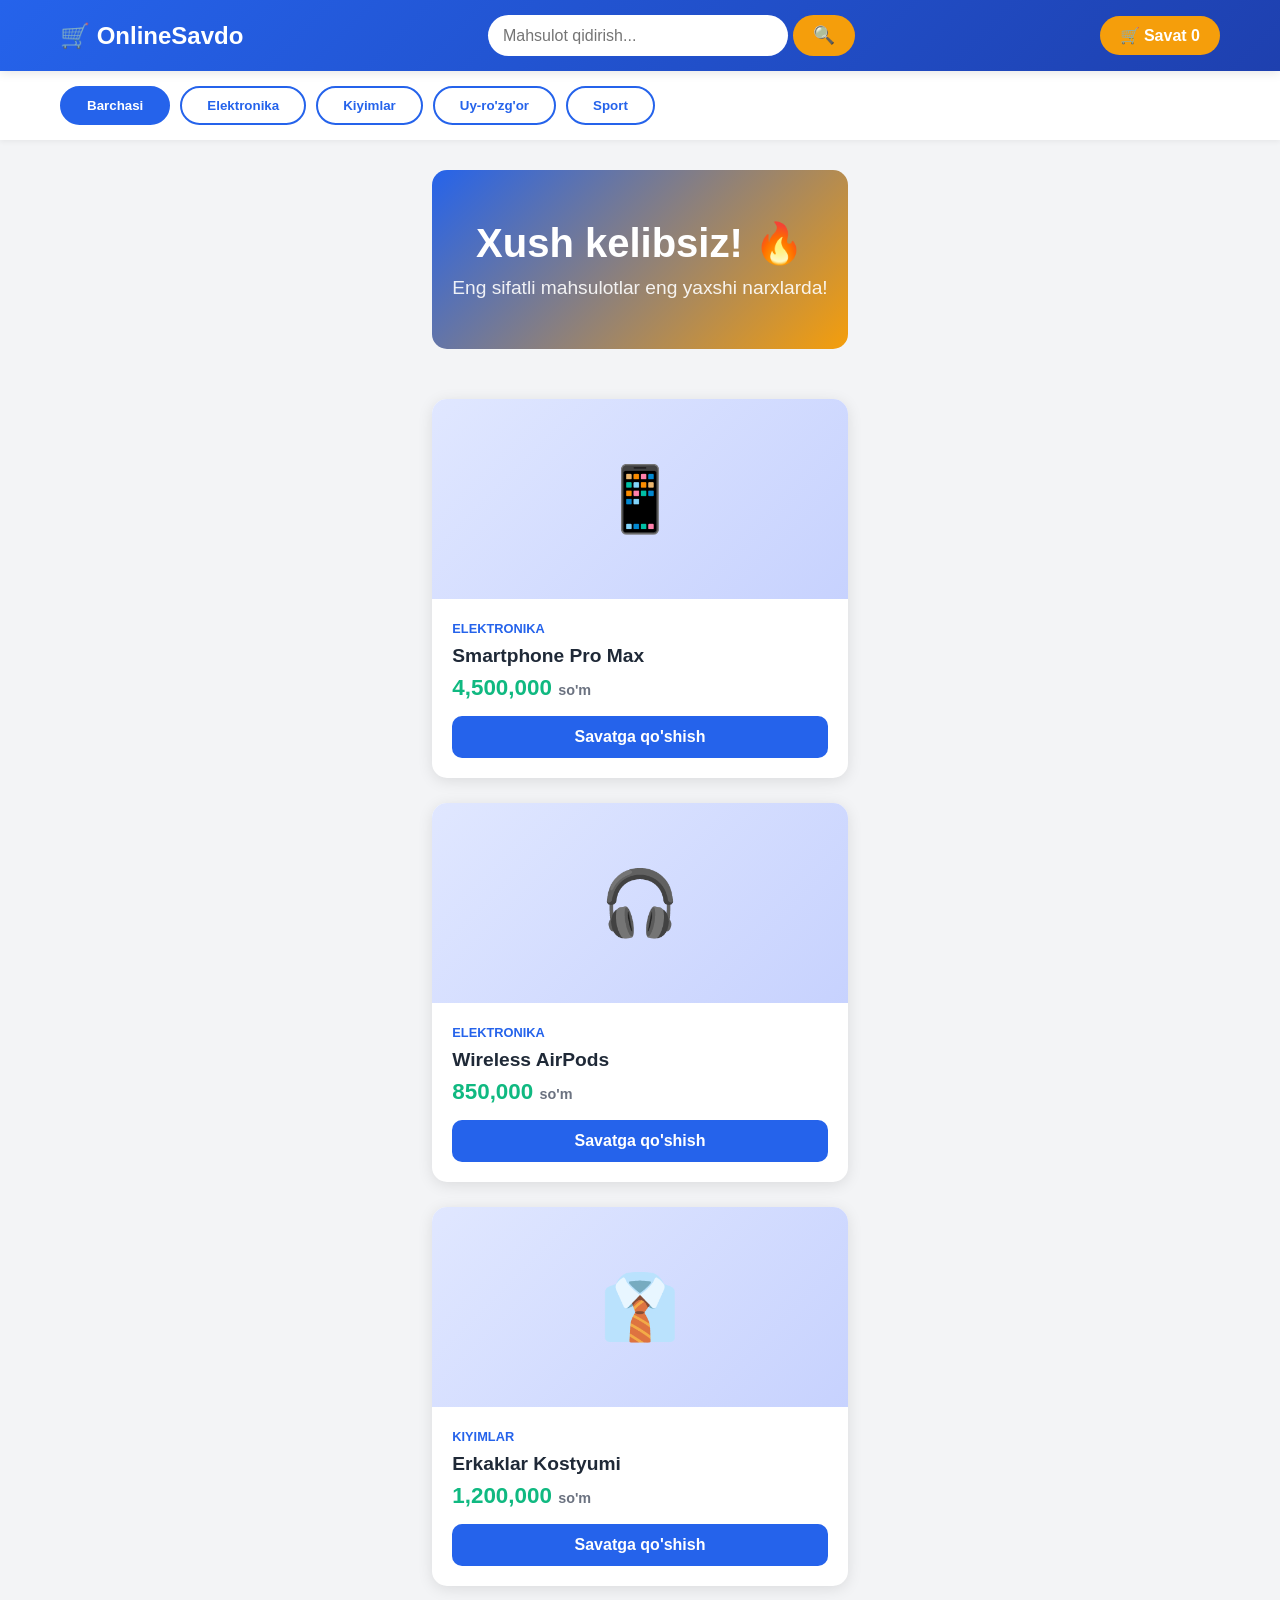
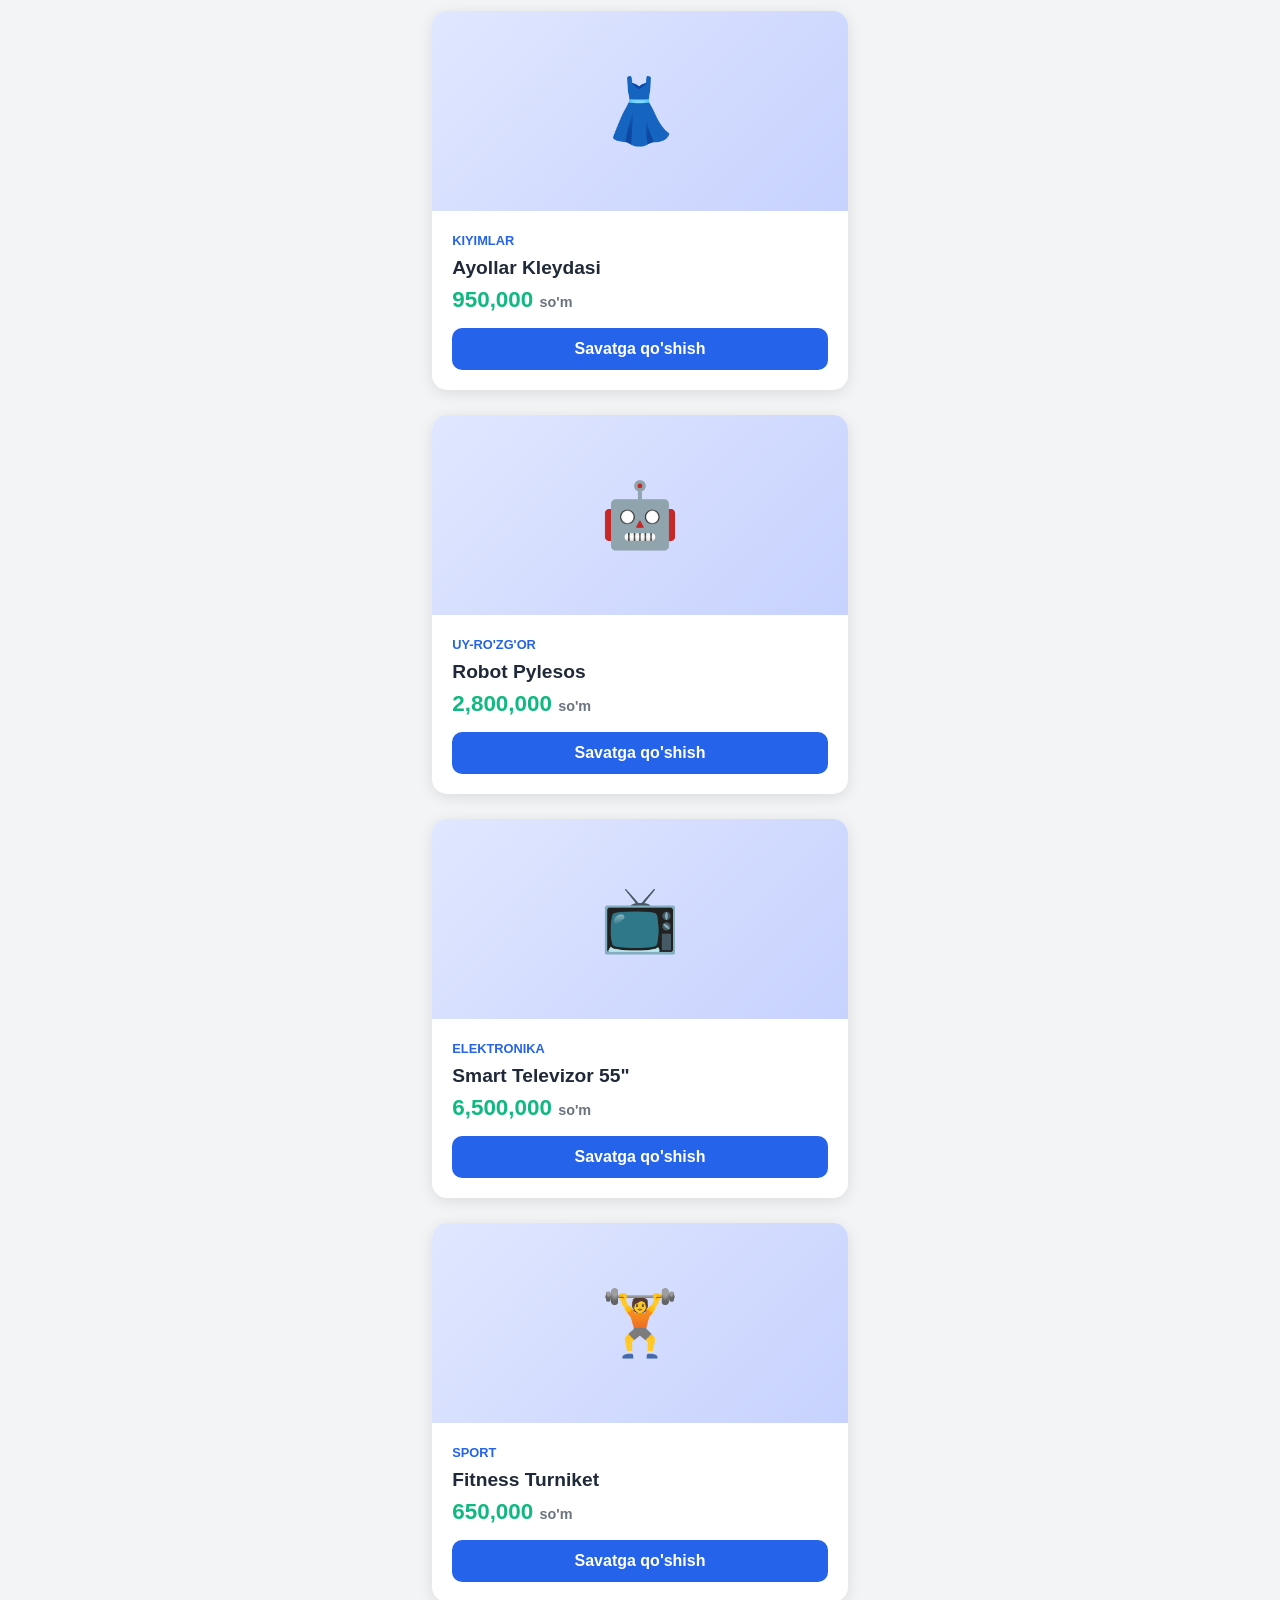
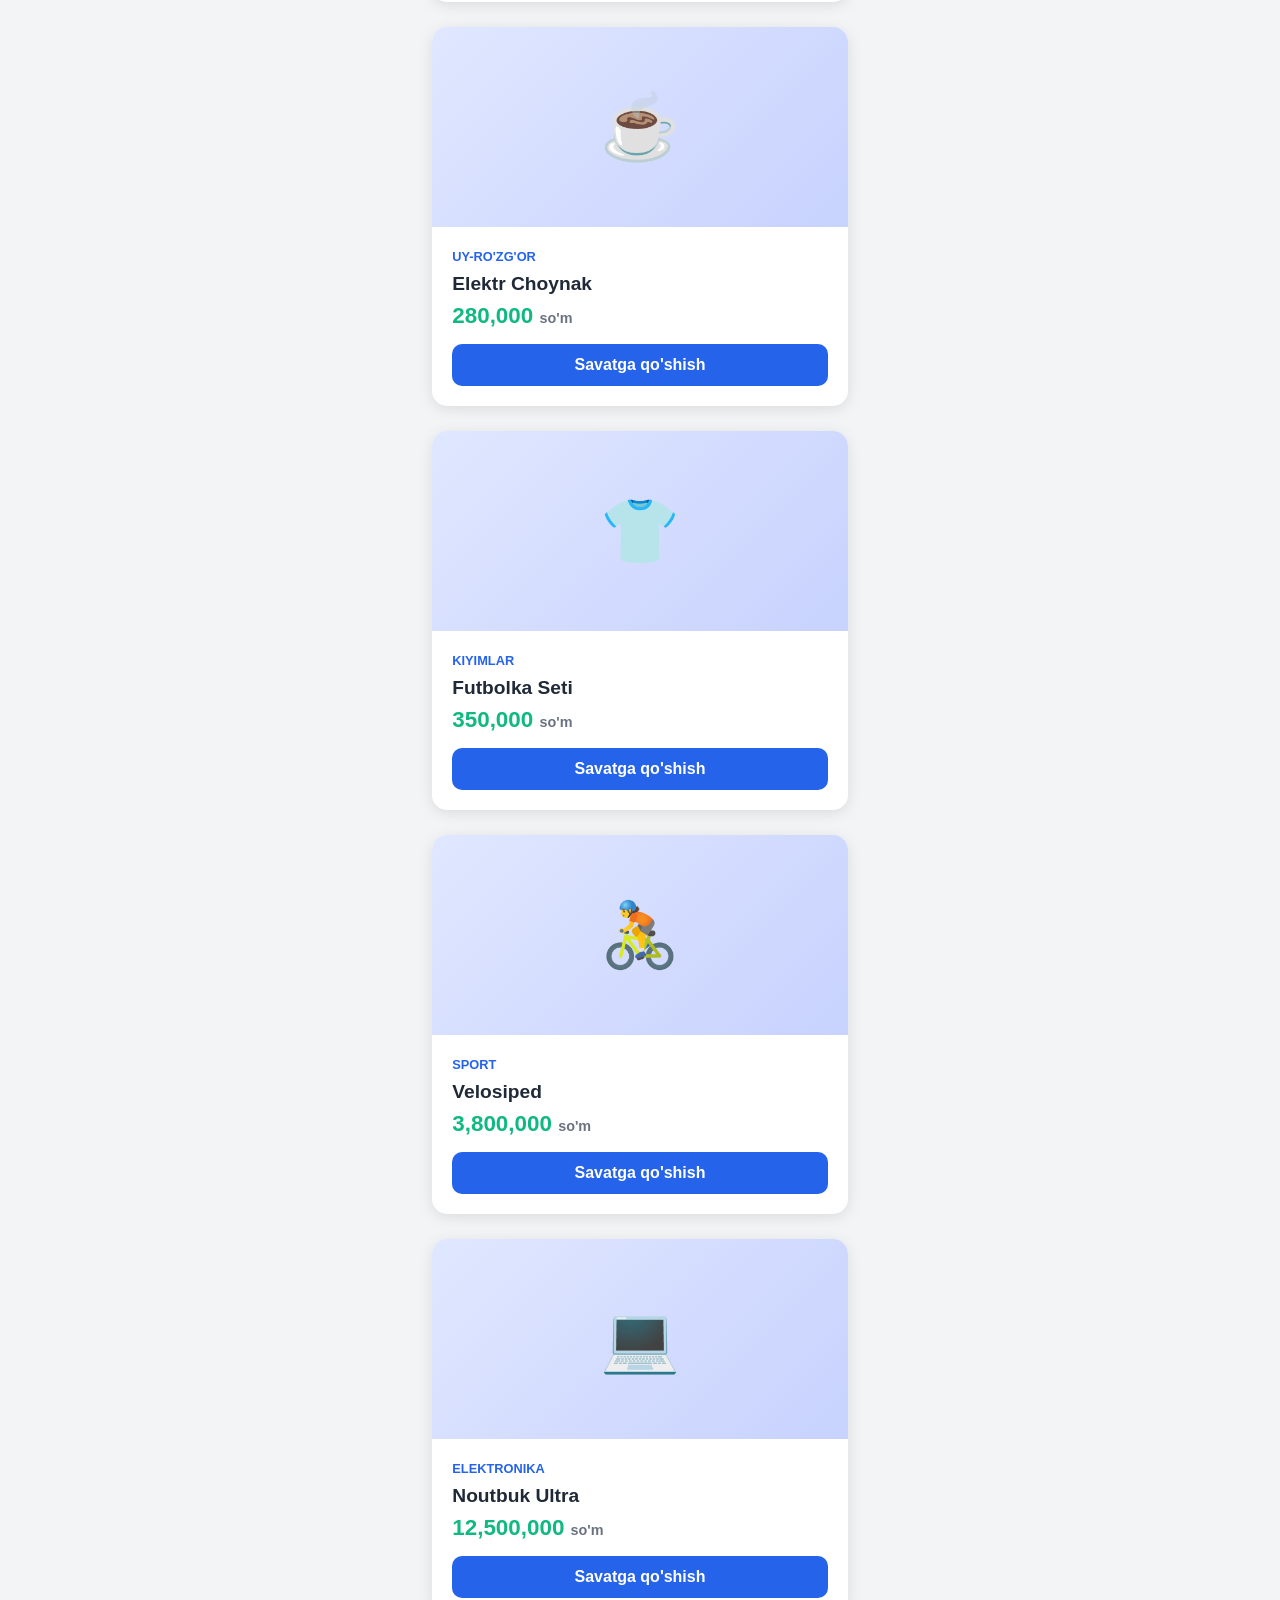
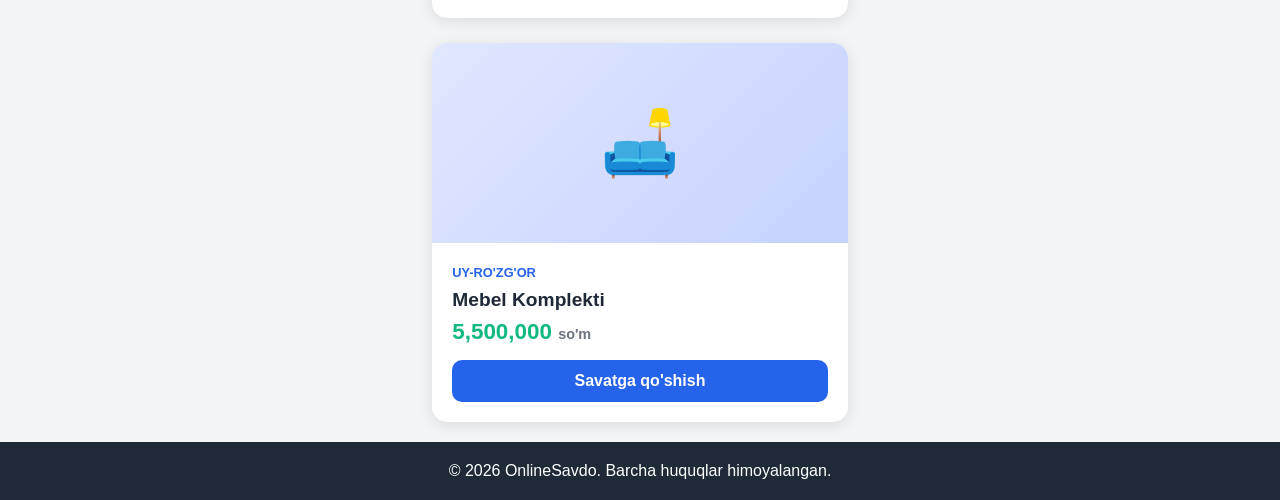
<file: index.html>
<!DOCTYPE html>
<html lang="uz">
<head>
    <meta charset="UTF-8">
    <meta name="viewport" content="width=device-width, initial-scale=1.0">
    <title>Online Savdo - Eng yaxshi takliflar</title>
    <link rel="stylesheet" href="style.css">
</head>
<body>
    <header>
        <div class="container">
            <div class="logo">🛒 OnlineSavdo</div>
            <div class="search-bar">
                <input type="text" id="searchInput" placeholder="Mahsulot qidirish...">
                <button onclick="searchProducts()">🔍</button>
            </div>
            <div class="cart-icon" onclick="toggleCart()">
                🛒 Savat <span id="cartCount">0</span>
            </div>
        </div>
    </header>

    <nav>
        <div class="container">
            <button class="category-btn active" onclick="filterCategory('all')">Barchasi</button>
            <button class="category-btn" onclick="filterCategory('electronics')">Elektronika</button>
            <button class="category-btn" onclick="filterCategory('clothing')">Kiyimlar</button>
            <button class="category-btn" onclick="filterCategory('home')">Uy-ro'zg'or</button>
            <button class="category-btn" onclick="filterCategory('sports')">Sport</button>
        </div>
    </nav>

    <main class="container">
        <div class="hero">
            <h1>Xush kelibsiz! 🔥</h1>
            <p>Eng sifatli mahsulotlar eng yaxshi narxlarda!</p>
        </div>

        <div id="productsGrid" class="products-grid"></div>
    </main>

    <div id="cartModal" class="modal">
        <div class="modal-content">
            <span class="close" onclick="toggleCart()">&times;</span>
            <h2>🛒 Savat</h2>
            <div id="cartItems"></div>
            <div class="cart-total">
                <strong>Jami: <span id="cartTotal">0</span> so'm</strong>
            </div>
            <button class="btn-checkout" onclick="checkout()">Buyurtma berish</button>
        </div>
    </div>

    <div id="productModal" class="modal">
        <div class="modal-content product-detail">
            <span class="close" onclick="closeProductDetail()">&times;</span>
            <div id="productDetail"></div>
        </div>
    </div>

    <footer>
        <div class="container">
            <p>&copy; 2026 OnlineSavdo. Barcha huquqlar himoyalangan.</p>
        </div>
    </footer>

    <script src="script.js"></script>
</body>
</html>
</file>
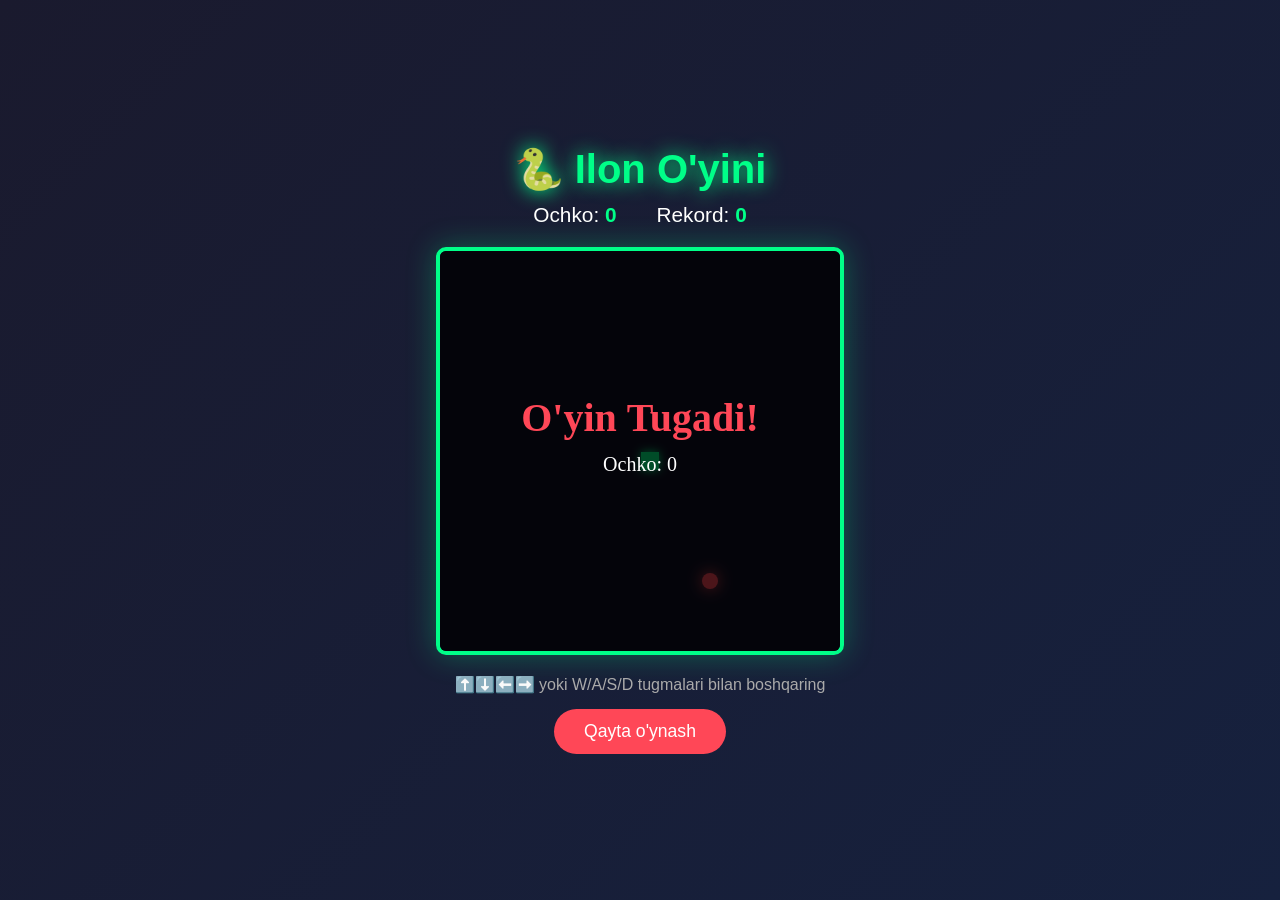
<file: game.html>
<!DOCTYPE html>
<html lang="uz">
<head>
    <meta charset="UTF-8">
    <meta name="viewport" content="width=device-width, initial-scale=1.0">
    <title>🐍 Ilon O'yini</title>
    <style>
        * {
            margin: 0;
            padding: 0;
            box-sizing: border-box;
        }
        body {
            display: flex;
            flex-direction: column;
            align-items: center;
            justify-content: center;
            min-height: 100vh;
            background: linear-gradient(135deg, #1a1a2e, #16213e);
            font-family: 'Segoe UI', sans-serif;
        }
        h1 {
            color: #00ff88;
            font-size: 2.5rem;
            margin-bottom: 10px;
            text-shadow: 0 0 20px #00ff88;
        }
        .score-board {
            display: flex;
            gap: 40px;
            margin-bottom: 20px;
        }
        .score {
            color: white;
            font-size: 1.3rem;
        }
        .score span {
            color: #00ff88;
            font-weight: bold;
        }
        #gameCanvas {
            border: 4px solid #00ff88;
            border-radius: 10px;
            box-shadow: 0 0 30px rgba(0, 255, 136, 0.3);
        }
        .controls {
            margin-top: 20px;
            color: #aaa;
            font-size: 1rem;
        }
        .mobile-controls {
            display: none;
            margin-top: 20px;
            gap: 5px;
        }
        .mobile-controls button {
            width: 60px;
            height: 60px;
            font-size: 1.5rem;
            background: #1a1a2e;
            color: #00ff88;
            border: 2px solid #00ff88;
            border-radius: 10px;
            cursor: pointer;
        }
        .mobile-controls button:active {
            background: #00ff88;
            color: #1a1a2e;
        }
        .btn-row {
            display: flex;
            gap: 5px;
        }
        @media (max-width: 600px) {
            .controls { display: none; }
            .mobile-controls { display: flex; flex-direction: column; align-items: center; }
        }
        button.restart {
            margin-top: 15px;
            padding: 12px 30px;
            font-size: 1.1rem;
            background: #ff4757;
            color: white;
            border: none;
            border-radius: 25px;
            cursor: pointer;
            display: none;
        }
        button.restart:hover {
            background: #ff6b81;
        }
    </style>
</head>
<body>
    <h1>🐍 Ilon O'yini</h1>
    <div class="score-board">
        <div class="score">Ochko: <span id="score">0</span></div>
        <div class="score">Rekord: <span id="highScore">0</span></div>
    </div>
    <canvas id="gameCanvas" width="400" height="400"></canvas>
    <div class="controls">⬆️⬇️⬅️➡️ yoki W/A/S/D tugmalari bilan boshqaring</div>
    <div class="mobile-controls">
        <button onclick="changeDirection('up')">⬆️</button>
        <div class="btn-row">
            <button onclick="changeDirection('left')">⬅️</button>
            <button onclick="changeDirection('down')">⬇️</button>
            <button onclick="changeDirection('right')">➡️</button>
        </div>
    </div>
    <button class="restart" id="restartBtn" onclick="restartGame()">Qayta o'ynash</button>

    <script>
        const canvas = document.getElementById('gameCanvas');
        const ctx = canvas.getContext('2d');
        const gridSize = 20;
        const tileCount = canvas.width / gridSize;

        let snake = [];
        let food = { x: 10, y: 10 };
        let direction = { x: 0, y: 0 };
        let nextDirection = { x: 0, y: 0 };
        let score = 0;
        let highScore = localStorage.getItem('snakeHighScore') || 0;
        let gameOver = false;
        let gameSpeed = 100;
        let lastTime = 0;
        let accumulator = 0;

        document.getElementById('highScore').textContent = highScore;

        function initGame() {
            snake = [
                { x: 10, y: 10 }
            ];
            direction = { x: 0, y: 0 };
            nextDirection = { x: 0, y: 0 };
            score = 0;
            gameOver = false;
            gameSpeed = 100;
            document.getElementById('score').textContent = score;
            document.getElementById('restartBtn').style.display = 'none';
            placeFood();
        }

        function placeFood() {
            food.x = Math.floor(Math.random() * tileCount);
            food.y = Math.floor(Math.random() * tileCount);
            snake.forEach(segment => {
                if (segment.x === food.x && segment.y === food.y) {
                    placeFood();
                }
            });
        }

        function draw() {
            ctx.fillStyle = '#0f0f23';
            ctx.fillRect(0, 0, canvas.width, canvas.height);

            ctx.fillStyle = '#00ff88';
            ctx.shadowBlur = 10;
            ctx.shadowColor = '#00ff88';
            snake.forEach((segment, index) => {
                const opacity = 1 - (index / snake.length) * 0.5;
                ctx.fillStyle = `rgba(0, 255, 136, ${opacity})`;
                ctx.fillRect(segment.x * gridSize + 1, segment.y * gridSize + 1, gridSize - 2, gridSize - 2);
            });

            ctx.shadowBlur = 15;
            ctx.shadowColor = '#ff4757';
            ctx.fillStyle = '#ff4757';
            ctx.beginPath();
            ctx.arc(food.x * gridSize + gridSize / 2, food.y * gridSize + gridSize / 2, gridSize / 2 - 2, 0, Math.PI * 2);
            ctx.fill();

            ctx.shadowBlur = 0;

            if (gameOver) {
                ctx.fillStyle = 'rgba(0, 0, 0, 0.7)';
                ctx.fillRect(0, 0, canvas.width, canvas.height);
                ctx.fillStyle = '#ff4757';
                ctx.font = 'bold 40px Segoe UI';
                ctx.textAlign = 'center';
                ctx.fillText('O\'yin Tugadi!', canvas.width / 2, canvas.height / 2 - 20);
                ctx.fillStyle = 'white';
                ctx.font = '20px Segoe UI';
                ctx.fillText(`Ochko: ${score}`, canvas.width / 2, canvas.height / 2 + 20);
            }
        }

        function update() {
            if (gameOver) return;

            direction = { ...nextDirection };

            const head = { x: snake[0].x + direction.x, y: snake[0].y + direction.y };

            if (head.x < 0 || head.x >= tileCount || head.y < 0 || head.y >= tileCount) {
                endGame();
                return;
            }

            for (let segment of snake) {
                if (head.x === segment.x && head.y === segment.y) {
                    endGame();
                    return;
                }
            }

            snake.unshift(head);

            if (head.x === food.x && head.y === food.y) {
                score += 10;
                document.getElementById('score').textContent = score;
                placeFood();
                if (gameSpeed > 50) {
                    gameSpeed -= 2;
                }
            } else {
                snake.pop();
            }
        }

        function endGame() {
            gameOver = true;
            document.getElementById('restartBtn').style.display = 'block';
            if (score > highScore) {
                highScore = score;
                localStorage.setItem('snakeHighScore', highScore);
                document.getElementById('highScore').textContent = highScore;
            }
        }

        function gameLoop(currentTime) {
            requestAnimationFrame(gameLoop);

            const deltaTime = currentTime - lastTime;
            lastTime = currentTime;

            accumulator += deltaTime;

            if (accumulator >= gameSpeed) {
                update();
                draw();
                accumulator = 0;
            }
        }

        function changeDirection(dir) {
            switch(dir) {
                case 'up':
                    if (direction.y === 0) nextDirection = { x: 0, y: -1 };
                    break;
                case 'down':
                    if (direction.y === 0) nextDirection = { x: 0, y: 1 };
                    break;
                case 'left':
                    if (direction.x === 0) nextDirection = { x: -1, y: 0 };
                    break;
                case 'right':
                    if (direction.x === 0) nextDirection = { x: 1, y: 0 };
                    break;
            }
        }

        document.addEventListener('keydown', (e) => {
            switch(e.key) {
                case 'ArrowUp':
                case 'w':
                case 'W':
                    changeDirection('up');
                    break;
                case 'ArrowDown':
                case 's':
                case 'S':
                    changeDirection('down');
                    break;
                case 'ArrowLeft':
                case 'a':
                case 'A':
                    changeDirection('left');
                    break;
                case 'ArrowRight':
                case 'd':
                case 'D':
                    changeDirection('right');
                    break;
            }
        });

        function restartGame() {
            initGame();
        }

        initGame();
        requestAnimationFrame(gameLoop);
    </script>
</body>
</html>
</file>
<file: style.css>
* {
    margin: 0;
    padding: 0;
    box-sizing: border-box;
    font-family: 'Segoe UI', Tahoma, Geneva, Verdana, sans-serif;
}

:root {
    --primary: #2563eb;
    --secondary: #1e40af;
    --accent: #f59e0b;
    --dark: #1f2937;
    --light: #f3f4f6;
    --white: #ffffff;
    --gray: #6b7280;
    --success: #10b981;
}

body {
    background-color: var(--light);
    min-height: 100vh;
    display: flex;
    flex-direction: column;
}

.container {
    max-width: 1200px;
    margin: 0 auto;
    padding: 0 20px;
}

header {
    background: linear-gradient(135deg, var(--primary), var(--secondary));
    color: var(--white);
    padding: 15px 0;
    box-shadow: 0 2px 10px rgba(0,0,0,0.1);
    position: sticky;
    top: 0;
    z-index: 100;
}

header .container {
    display: flex;
    justify-content: space-between;
    align-items: center;
    flex-wrap: wrap;
    gap: 15px;
}

.logo {
    font-size: 1.5rem;
    font-weight: bold;
}

.search-bar {
    display: flex;
    gap: 5px;
}

.search-bar input {
    padding: 10px 15px;
    border: none;
    border-radius: 25px;
    width: 300px;
    font-size: 1rem;
}

.search-bar button {
    padding: 10px 20px;
    border: none;
    background: var(--accent);
    border-radius: 25px;
    cursor: pointer;
    font-size: 1.1rem;
}

.cart-icon {
    background: var(--accent);
    padding: 10px 20px;
    border-radius: 25px;
    cursor: pointer;
    font-weight: bold;
    transition: transform 0.2s;
}

.cart-icon:hover {
    transform: scale(1.05);
}

nav {
    background: var(--white);
    padding: 15px 0;
    box-shadow: 0 2px 5px rgba(0,0,0,0.05);
}

nav .container {
    display: flex;
    gap: 10px;
    flex-wrap: wrap;
}

.category-btn {
    padding: 10px 25px;
    border: 2px solid var(--primary);
    background: var(--white);
    color: var(--primary);
    border-radius: 25px;
    cursor: pointer;
    font-weight: 600;
    transition: all 0.3s;
}

.category-btn:hover,
.category-btn.active {
    background: var(--primary);
    color: var(--white);
}

.hero {
    text-align: center;
    padding: 50px 20px;
    background: linear-gradient(135deg, var(--primary), var(--accent));
    color: var(--white);
    border-radius: 15px;
    margin: 30px 0;
}

.hero h1 {
    font-size: 2.5rem;
    margin-bottom: 10px;
}

.hero p {
    font-size: 1.2rem;
    opacity: 0.9;
}

.products-grid {
    display: grid;
    grid-template-columns: repeat(auto-fill, minmax(280px, 1fr));
    gap: 25px;
    padding: 20px 0;
}

.product-card {
    background: var(--white);
    border-radius: 15px;
    overflow: hidden;
    box-shadow: 0 3px 15px rgba(0,0,0,0.1);
    transition: transform 0.3s, box-shadow 0.3s;
    cursor: pointer;
}

.product-card:hover {
    transform: translateY(-5px);
    box-shadow: 0 10px 25px rgba(0,0,0,0.15);
}

.product-image {
    width: 100%;
    height: 200px;
    background: linear-gradient(135deg, #e0e7ff, #c7d2fe);
    display: flex;
    align-items: center;
    justify-content: center;
    font-size: 4rem;
}

.product-info {
    padding: 20px;
}

.product-category {
    font-size: 0.8rem;
    color: var(--primary);
    text-transform: uppercase;
    font-weight: 600;
}

.product-name {
    font-size: 1.2rem;
    margin: 8px 0;
    color: var(--dark);
}

.product-price {
    font-size: 1.4rem;
    font-weight: bold;
    color: var(--success);
}

.product-price span {
    font-size: 0.9rem;
    color: var(--gray);
}

.add-to-cart {
    width: 100%;
    padding: 12px;
    margin-top: 15px;
    background: var(--primary);
    color: var(--white);
    border: none;
    border-radius: 10px;
    font-size: 1rem;
    font-weight: 600;
    cursor: pointer;
    transition: background 0.3s;
}

.add-to-cart:hover {
    background: var(--secondary);
}

.modal {
    display: none;
    position: fixed;
    top: 0;
    left: 0;
    width: 100%;
    height: 100%;
    background: rgba(0,0,0,0.7);
    z-index: 1000;
    justify-content: center;
    align-items: center;
}

.modal-content {
    background: var(--white);
    padding: 30px;
    border-radius: 15px;
    max-width: 500px;
    width: 90%;
    max-height: 80vh;
    overflow-y: auto;
    position: relative;
}

.close {
    position: absolute;
    top: 15px;
    right: 20px;
    font-size: 2rem;
    cursor: pointer;
    color: var(--gray);
}

.close:hover {
    color: var(--dark);
}

.product-detail {
    display: flex;
    flex-direction: column;
    align-items: center;
    text-align: center;
}

.product-detail .product-image {
    width: 250px;
    height: 250px;
    margin-bottom: 20px;
}

.product-detail h2 {
    margin-bottom: 10px;
    color: var(--dark);
}

.product-detail .product-price {
    font-size: 2rem;
    margin: 15px 0;
}

.product-detail p {
    color: var(--gray);
    line-height: 1.6;
}

.cart-item {
    display: flex;
    justify-content: space-between;
    align-items: center;
    padding: 15px;
    border-bottom: 1px solid var(--light);
}

.cart-item-info h4 {
    margin-bottom: 5px;
}

.cart-item-info span {
    color: var(--success);
    font-weight: bold;
}

.remove-btn {
    background: #ef4444;
    color: var(--white);
    border: none;
    padding: 8px 15px;
    border-radius: 5px;
    cursor: pointer;
}

.cart-total {
    padding: 20px;
    text-align: right;
    font-size: 1.3rem;
    border-top: 2px solid var(--light);
    margin-top: 10px;
}

.btn-checkout {
    width: 100%;
    padding: 15px;
    background: var(--success);
    color: var(--white);
    border: none;
    border-radius: 10px;
    font-size: 1.1rem;
    font-weight: bold;
    cursor: pointer;
    margin-top: 10px;
    transition: background 0.3s;
}

.btn-checkout:hover {
    background: #059669;
}

footer {
    background: var(--dark);
    color: var(--white);
    text-align: center;
    padding: 20px 0;
    margin-top: auto;
}

.empty-cart {
    text-align: center;
    padding: 40px;
    color: var(--gray);
}

.empty-cart span {
    font-size: 4rem;
    display: block;
    margin-bottom: 15px;
}

@media (max-width: 768px) {
    .search-bar input {
        width: 200px;
    }
    
    .hero h1 {
        font-size: 1.8rem;
    }
    
    .products-grid {
        grid-template-columns: repeat(auto-fill, minmax(220px, 1fr));
    }
}

@media (max-width: 480px) {
    header .container {
        justify-content: center;
    }
    
    .search-bar input {
        width: 100%;
    }
    
    .search-bar {
        width: 100%;
    }
}
</file>
